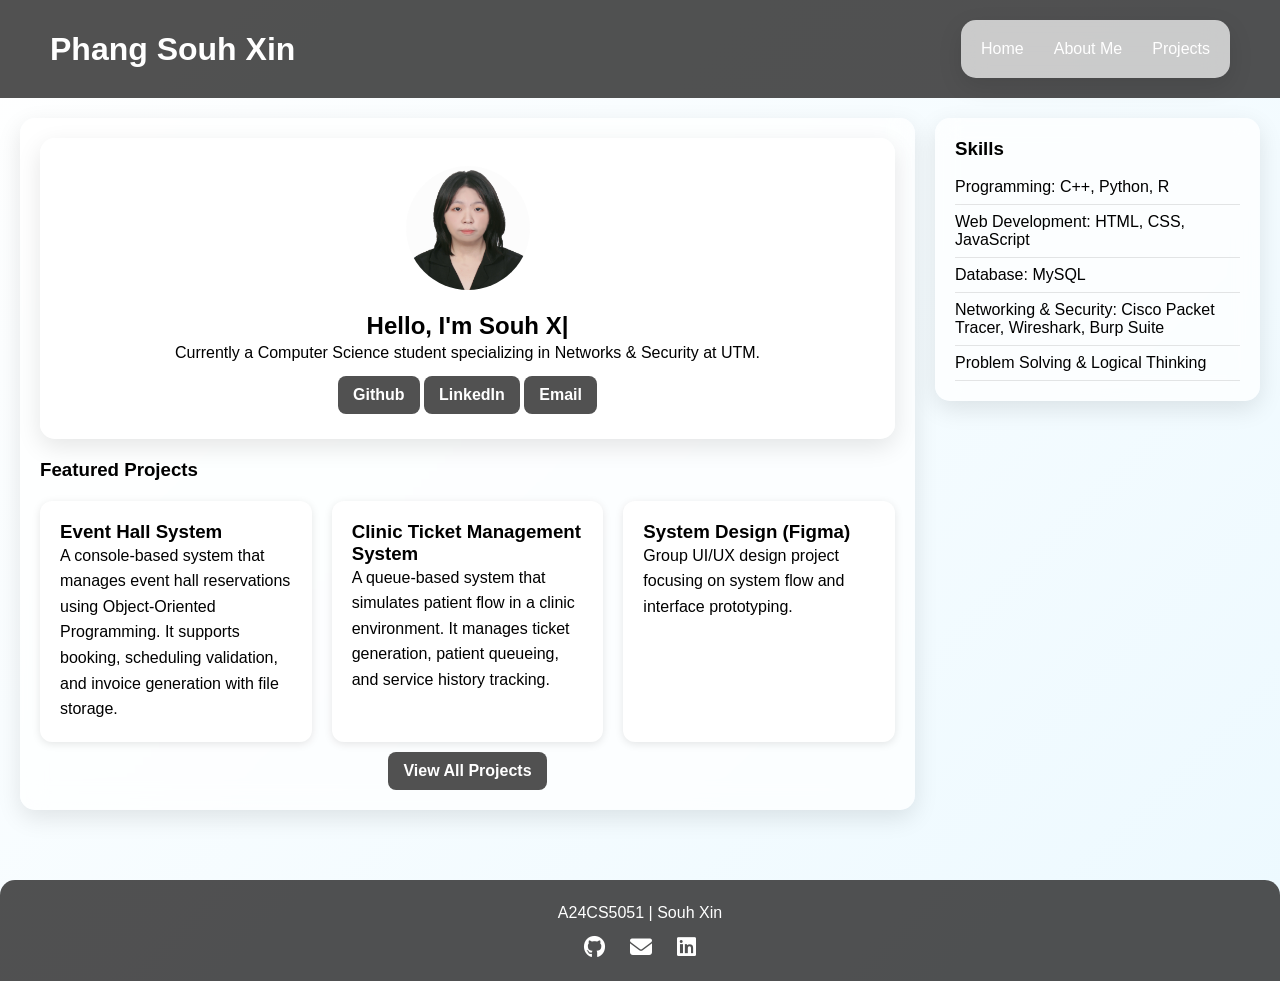
<file: index.html>
<!DOCTYPE html>
<html lang="en">
    <head>
        <meta charset="UTF-8">
        <meta name="viewport" content="width=device-width, initial-scale=1.0">
        <title>Portfolio</title>
        <link rel="stylesheet" href="style.css">
        <link rel="stylesheet" href="https://cdnjs.cloudflare.com/ajax/libs/font-awesome/6.5.0/css/all.min.css">  
    </head>

    <body>
        <header>
            <div class="header-content">
            <h1>Phang Souh Xin</h1>
            <nav>
            <ul class="nav-links">
                <li> <a href="index.html">Home</a></li>
                <li> <a href="about_me.html">About Me</a></li>
                <li> <a href="project.html">Projects</a></li>
            </ul>
        </nav>
    </div>
        </header>   
        
    <div class="container">
             
      <main>
        <div class="profile">
            <img src="new.jpg" alt="My Photo" width="100" length="150" class="profile-img">
        
            <h2>
                <span class="typing"></span>
            </h2>
            <p> Currently a Computer Science student specializing in Networks & Security at UTM.</p>
                <a class="btn" href="https://github.com/phangsx25" target="_blank" >Github</a>
                <a class="btn" href="https://www.linkedin.com/feed/" target="_blank">LinkedIn</a>
                <a class="btn" href="mailto:jw.025@outlook.com" target="_blank">Email</a>
        </div>

        <h3 style="text-align: left;">Featured Projects</h3>
        <div class="projects">

      <div class="card">
        <h3>Event Hall System</h3>
        <p>A console-based system that manages event hall reservations using Object-Oriented Programming.
           It supports booking, scheduling validation, and invoice generation with file storage.
        </p>
      </div>
      
      <div class="card">
        <h3>Clinic Ticket Management System</h3>
        <p>A queue-based system that simulates patient flow in a clinic environment.
        It manages ticket generation, patient queueing, and service history tracking.
        </p>
       </div>      

      <div class="card">
        <h3>System Design (Figma)</h3>
        <p>Group UI/UX design project focusing on system flow and interface prototyping.</p>
      </div>
    
      
     </div>
        <div style="text-align: center;">
          <a class="btn" href="project.html">View All Projects</a>
        </div>
        
      </main>

      <aside>
        <h3>Skills</h3>
         <ul>
            <li>Programming: C++, Python, R</li>
            <li>Web Development: HTML, CSS, JavaScript</li>
            <li>Database: MySQL</li>
            <li>Networking & Security: Cisco Packet Tracer, Wireshark, Burp Suite</li>
            <li>Problem Solving & Logical Thinking</li>
        </ul>

      </aside>
      </div> 
      <footer>
        <p>A24CS5051 | Souh Xin</p>
        <div class="social-icons">

        <a href="https://github.com/phangsx25" target="_blank" aria-label="GitHub">
         <i class="fa-brands fa-github"></i>
        </a>

       <a href="mailto:jw.025@outlook.com"target="_blank" aria-label="Email">
        <i class="fa-solid fa-envelope"></i>
       </a>

       <a href="https://www.linkedin.com/feed/" target="_blank" aria-label="LinkedIn">
        <i class="fa-brands fa-linkedin"></i>
       </a>

      </div>
      </footer>
      <script src="script.js" defer></script>
    </body>
</html>
</file>
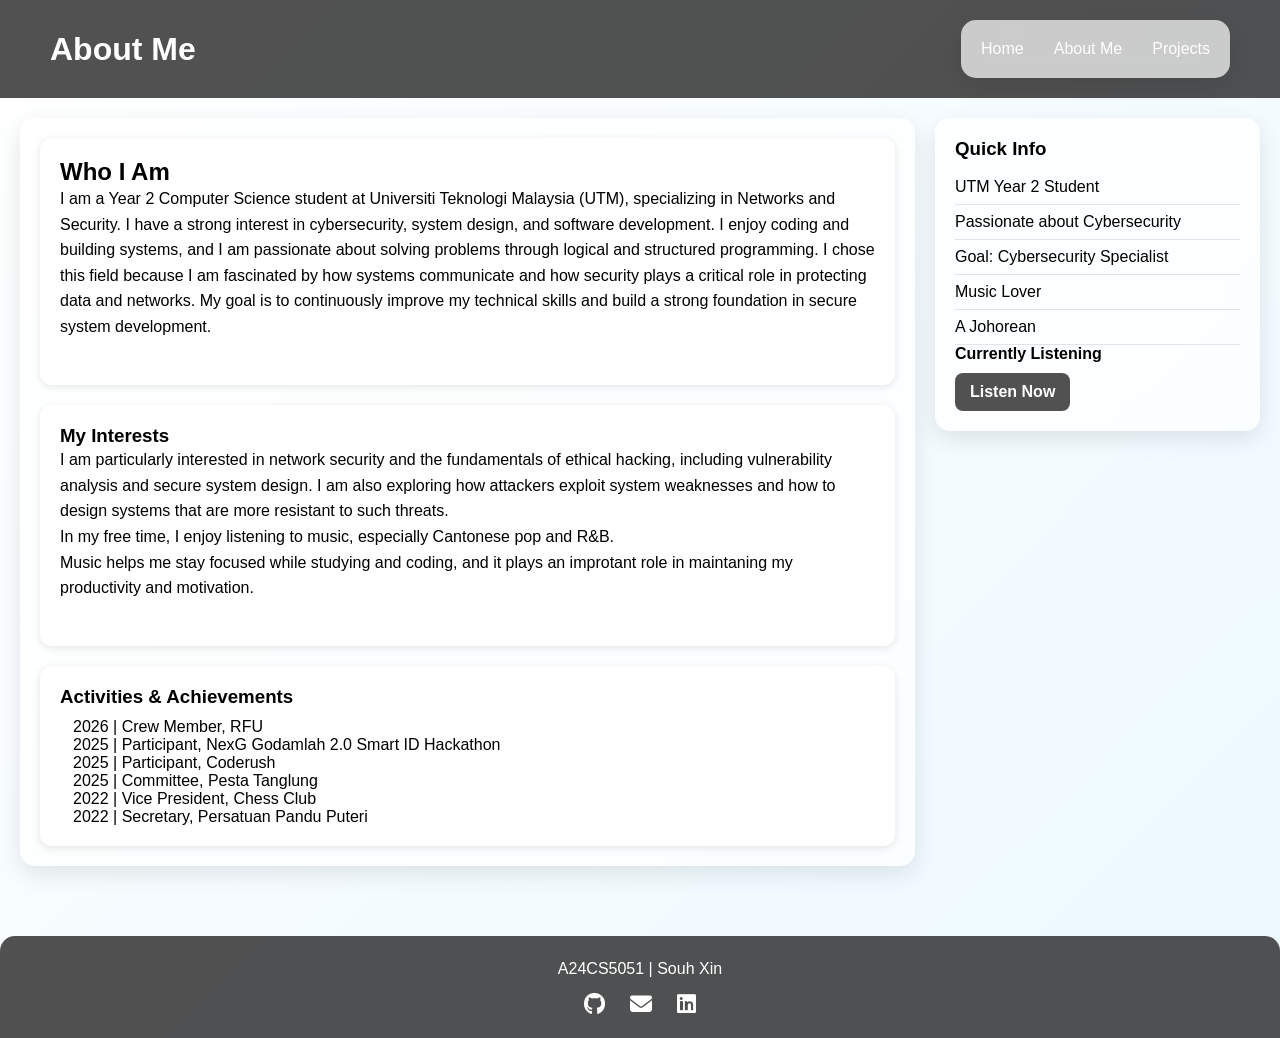
<file: about_me.html>
<!DOCTYPE html>
<html lang="en">
<head>
  <meta charset="UTF-8">
  <meta name="viewport" content="width=device-width, initial-scale=1.0">
  <title>About Me</title>
  <link rel="stylesheet" href="style.css">
  <link rel="stylesheet" href="https://cdnjs.cloudflare.com/ajax/libs/font-awesome/6.5.0/css/all.min.css">
</head>

<body>

<header>
  <div class="header-content">
            <h1>About Me</h1>
            <nav>
            <ul class="nav-links">
                <li> <a href="index.html">Home</a></li>
                <li> <a href="about_me.html">About Me</a></li>
                <li> <a href="project.html">Projects</a></li>
            </ul>
        </nav>
    </div>
</header>

<div class="container">

  <main>
    <div class="about-space">
      <div class="card">
      <h2>Who I Am</h2>
    <p>
      I am a Year 2 Computer Science student at Universiti Teknologi Malaysia (UTM), specializing in Networks and Security. 
      I have a strong interest in cybersecurity, system design, and software development. 
      I enjoy coding and building systems, and I am passionate about solving problems through logical and structured programming.
      I chose this field because I am fascinated by how systems communicate and how security plays a critical role in protecting data and networks. 
      My goal is to continuously improve my technical skills and build a strong foundation in secure system development. <br><br>
    </p>
    </div>
    
      <div class="card">
      <h3>My Interests</h3>
    <p>
      I am particularly interested in network security and the fundamentals of ethical hacking, including vulnerability analysis and secure system design. 
      I am also exploring how attackers exploit system weaknesses and how to design systems that are more resistant to such threats.<br>
      In my free time, I enjoy listening to music, especially Cantonese pop and R&B.<br>
      Music helps me stay focused while studying and coding, and it plays an improtant role in maintaning my productivity and motivation.<br><br>
    </p>
    </div>
    
      <div class="card">
      <h3>Activities & Achievements</h3>
     <ul class="activities">
      <li>2026 | Crew Member, RFU</li>
      <li>2025 | Participant, NexG Godamlah 2.0 Smart ID Hackathon</li>
      <li>2025 | Participant, Coderush </li>
      <li>2025 | Committee, Pesta Tanglung</li>
      <li>2022 | Vice President, Chess Club</li>
      <li>2022 | Secretary, Persatuan Pandu Puteri </li>
     </ul>
    </div>
   </div>
  </main>

  <aside>
    <h3>Quick Info</h3>
        <ul>
            <li>UTM Year 2 Student</li>
            <li>Passionate about Cybersecurity</li>
            <li>Goal: Cybersecurity Specialist</li>
            <li>Music Lover</li>
            <li>A Johorean</li>
        </ul>

            <h4>Currently Listening</h4>
          <a class="btn" href="https://youtu.be/dQw4w9WgXcQ" target="_blank">
             Listen Now
          </a>
  </aside>

</div>

<footer>
        <p>A24CS5051 | Souh Xin</p>
        <div class="social-icons">

        <a href="https://github.com/phangsx25" target="_blank" aria-label="GitHub">
         <i class="fa-brands fa-github"></i>
        </a>

       <a href="mailto:jw.025@outlook.com" target="_blank" aria-label="Email">
        <i class="fa-solid fa-envelope"></i>
       </a>

       <a href="https://www.linkedin.com/feed/" target="_blank" aria-label="LinkedIn">
        <i class="fa-brands fa-linkedin"></i>
       </a>

      </div>
      </footer>

<script src="script.js" defer></script>
</body>
</html>
</file>
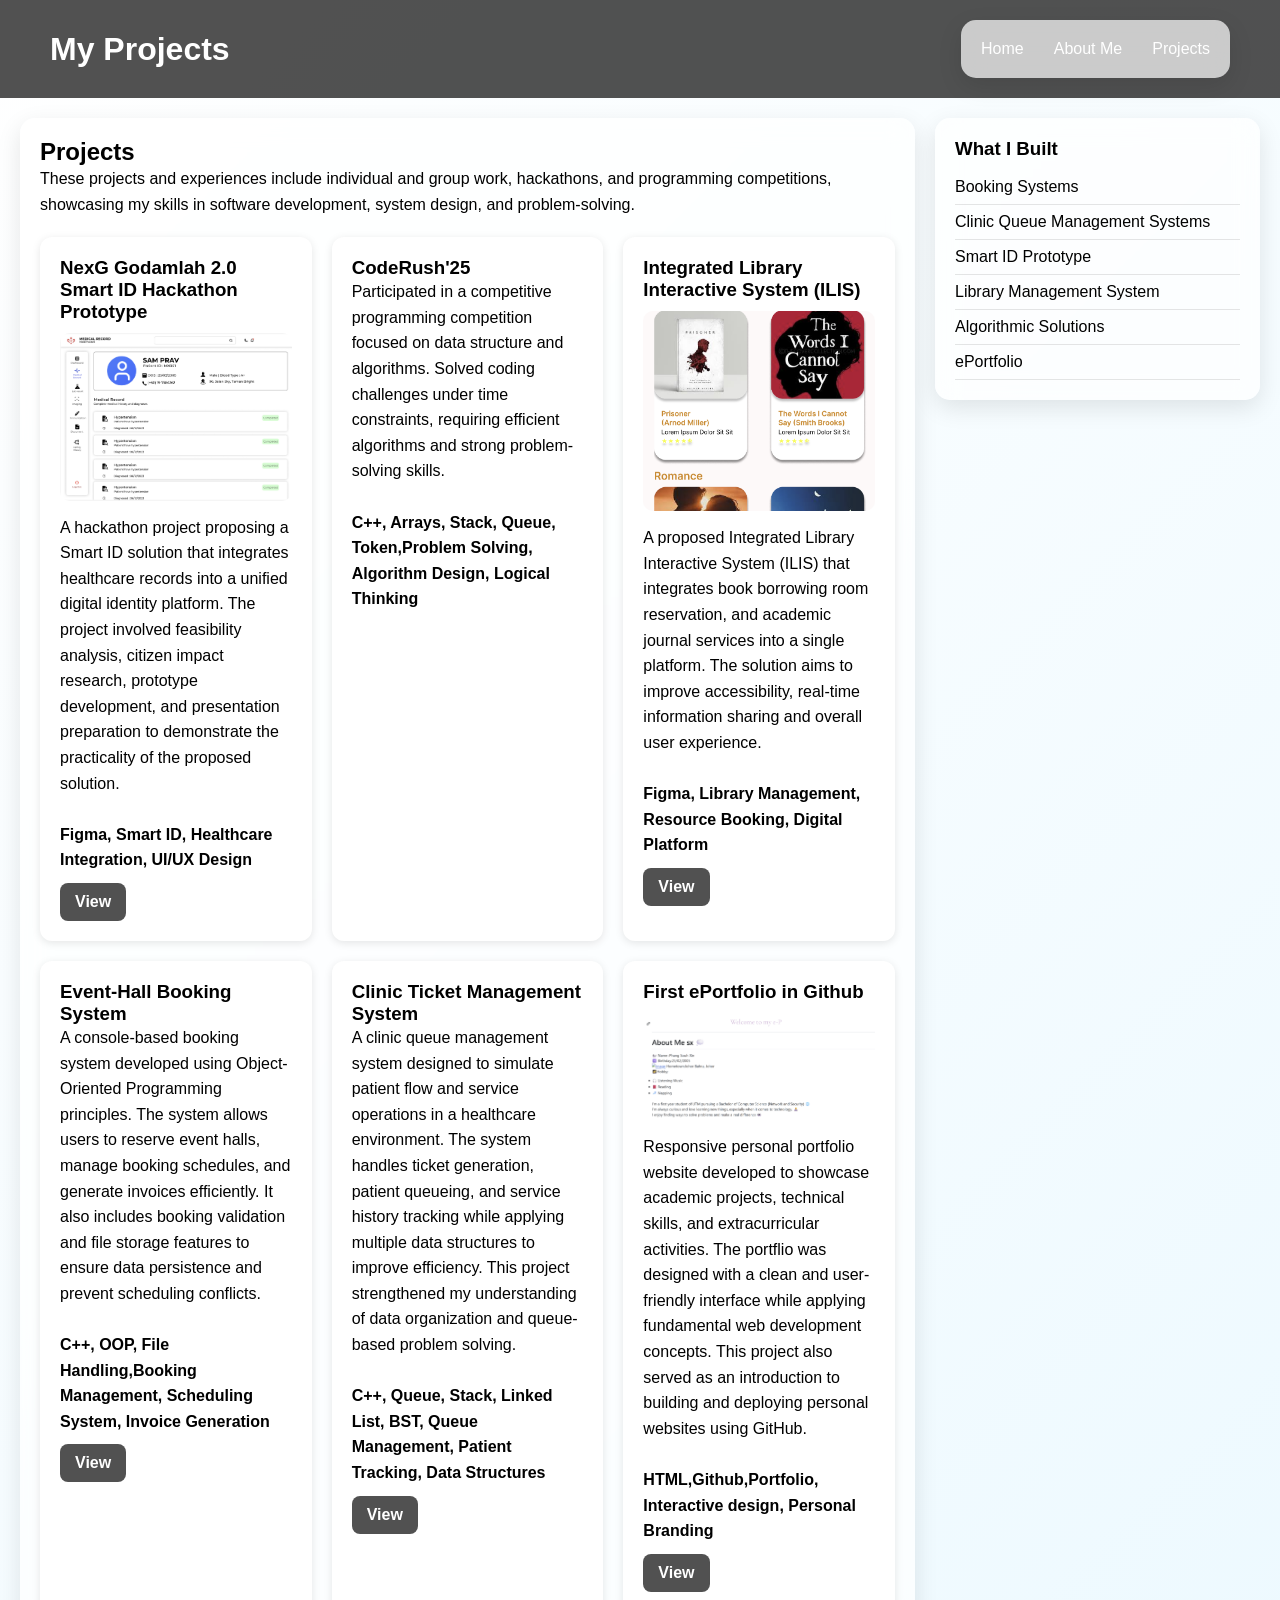
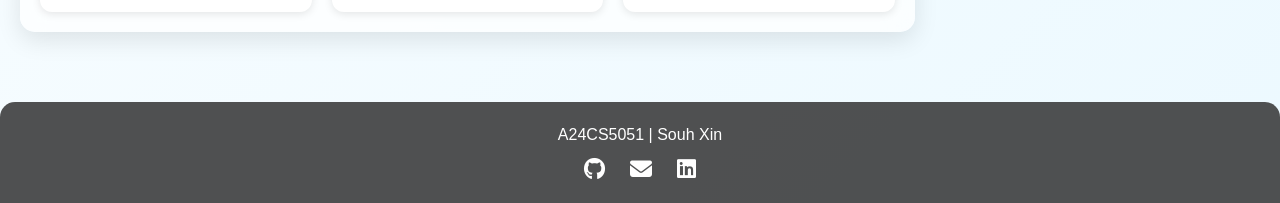
<file: project.html>
<!DOCTYPE html>
<html lang="en">
<head>
  <meta charset="UTF-8">
  <meta name="viewport" content="width=device-width, initial-scale=1.0">
  <title>Projects</title>
  <link rel="stylesheet" href="style.css">
  <link rel="stylesheet" href="https://cdnjs.cloudflare.com/ajax/libs/font-awesome/6.5.0/css/all.min.css">
</head>

<body>

<header>
  <div class="header-content">
            <h1>My Projects</h1>
            <nav>
            <ul class="nav-links">
                <li> <a href="index.html">Home</a></li>
                <li> <a href="about_me.html">About Me</a></li>
                <li> <a href="project.html">Projects</a></li>
            </ul>
        </nav>
    </div>
</header>

<div class="container">

  <main>
    <h2>Projects</h2>
    <p>
     These projects and experiences include individual and group work, hackathons, and programming competitions, showcasing my skills in software development, system design, and problem-solving.
    </p>

    <div class="projects">
      <div class="card">
        <h3> NexG Godamlah 2.0 Smart ID Hackathon Prototype</h3>
           <img src="godam.png" alt="Godamlah 2.0 Prototype" class="projects-img">
           <p>
              A hackathon project proposing a Smart ID solution that integrates healthcare records into a unified digital identity platform. 
              The project involved feasibility analysis, citizen impact research, prototype development, and presentation preparation to demonstrate the practicality of the proposed solution.
           </p>
           <p><strong><br> Figma, Smart ID, Healthcare Integration, UI/UX Design</strong></p>
           <a class="btn" href="https://www.figma.com/proto/xauPd2Qvo9ei1VmjIHSFUV/Medical-Dashboard-Design--Community-?node-id=46-20&p=f&t=8D2Jh3nppwSQqWUP-1&scaling=min-zoom&content-scaling=fixed&page-id=0%3A1&starting-point-node-id=46%3A20">View</a>
      </div>

      <div class="card">
        <h3>CodeRush'25</h3>
        <p>
          Participated in a competitive programming competition focused on data structure and algorithms. 
          Solved coding challenges under time constraints, requiring efficient algorithms and strong problem-solving skills.
        </p>
        <p><strong><br> C++, Arrays, Stack, Queue, Token,Problem Solving, Algorithm Design, Logical Thinking </strong></p>
      </div>
      <div class="card">
        <h3> Integrated Library Interactive System (ILIS)</h3>
        <img src="LibraryApp.png" alt="ILIS app" class="projects-img">
        <p>
          A proposed  Integrated Library Interactive System (ILIS) that integrates book borrowing room reservation, and academic journal services into a single platform.
          The solution aims to improve accessibility, real-time information sharing and overall user experience.
        </p>
        <p><strong><br> Figma, Library Management, Resource Booking, Digital Platform</strong></p>
        <a class="btn" href="https://www.figma.com/design/W32VvICi2BczI1TODELnjg/Library-app?node-id=0-1&t=g9nUAluRRXnTUnXw-1" target="_blank">View</a>
      </div>
      <div class="card">
        <h3>Event-Hall Booking System</h3>
        <p>A console-based booking system developed using Object-Oriented Programming principles.
           The system allows users to reserve event halls, manage booking schedules, and generate invoices efficiently.
           It also includes booking validation and file storage features to ensure data persistence and prevent scheduling conflicts.
        </p>
        <p><strong><br> C++, OOP, File Handling,Booking Management, Scheduling System, Invoice Generation</strong></p>
        <a class="btn" href="https://github.com/phangsx25/EventHall-Booking-System" target="_blank">View</a>
      </div>
      
      <div class="card">
        <h3>Clinic Ticket Management System</h3>
        <p>A clinic queue management system designed to simulate patient flow and service operations in a healthcare environment.
           The system handles ticket generation, patient queueing, and service history tracking while applying multiple data structures to improve efficiency.
           This project strengthened my understanding of data organization and queue-based problem solving.
        </p>
        <p><strong><br>C++, Queue, Stack, Linked List, BST, Queue Management, Patient Tracking, Data Structures</strong> </p>
        <a class="btn" href="https://github.com/phangsx25/Clinic-Ticket-Management-System" target="_blank">View</a> 
      </div>

      <div class="card">
      <h3>First ePortfolio in Github</h3>
      <img src="eportfolio.png" alt="eportfolio picture" class="projects-img">
      <p>Responsive personal portfolio website developed to showcase academic projects, technical skills, and extracurricular activities.
         The portflio was designed with a clean and user-friendly interface while applying fundamental web development concepts.
         This project also served as an introduction to building and deploying personal websites using GitHub.</p>
      <p><strong><br>HTML,Github,Portfolio, Interactive design, Personal Branding</strong> 
      </p>
      <a class="btn" href="https://github.com/miqbaltariq/SECP1513202420251/tree/main/03/phangsx25" target="_blank">View</a>

    </div>

    </div>
  </main>

  <aside>
    <h3>What I Built</h3>
    <ul>
        <li>Booking Systems</li>
        <li>Clinic Queue Management Systems</li>
        <li>Smart ID Prototype</li>
        <li>Library Management System</li>
        <li>Algorithmic Solutions</li>
        <li>ePortfolio</li>
    </ul>
  </aside>

</div>

  <footer>
    <p>A24CS5051 | Souh Xin</p>
      <div class="social-icons">

      <a href="https://github.com/phangsx25" target="_blank" aria-label="GitHub">
        <i class="fa-brands fa-github"></i>
      </a>

      <a href="mailto:jw.025@outlook.com" target="_blank" aria-label="Email">
        <i class="fa-solid fa-envelope"></i>
      </a>

      <a href="https://www.linkedin.com/feed/" target="_blank"aria-label="LinkedIn">
        <i class="fa-brands fa-linkedin"></i>
      </a>

      </div>
  </footer>

<script src="script.js" defer></script>
</body>
</html>
</file>
<file: style.css>
* {
  margin: 0;
  padding: 0;
  box-sizing: border-box;
  font-family: "Segoe UI", sans-serif;
}

body {
  background: linear-gradient(-45deg, #f5f5f5, #ffe6f0, #e6f7ff, #ffffff);
  background-size: 400% 400%;
  animation: gradientMove 10s ease infinite;
  color: black ;
}

@keyframes gradientMove {
  0% { background-position: 0% 50%; }
  50% { background-position: 100% 50%; }
  100% { background-position: 0% 50%; }
}

header {
  background: rgba(51, 51, 51, 0.85);
  color: white;
  padding: 20px 50px;
}

.header-content{
  display: flex;
  justify-content: space-between;
  align-items: center;
}
.container{
    display: flex;
    gap:20px;
    padding: 20px;
    align-items: flex-start;
}

nav, main, aside {
  background: rgba(255,255,255,0.7);
  backdrop-filter: blur(12px);
  border-radius: 15px;
  box-shadow: 0 8px 25px rgba(0,0,0,0.1);
  padding: 20px;
  opacity: 0;
  transform: translateY(30px);
  animation: fadeUp 0.8s ease forwards;
}

@keyframes fadeUp {
  to {
    opacity: 1;
    transform: translateY(0);
  }

}

.nav-links{
    display:flex;
    gap:30px;
    list-style:none;
}

.nav-links a{
    text-decoration:none;
    color:white;
    font-weight:500;
    transition:0.3s;
}

.nav-links a:hover{
    color:black;
}


main {
  flex: 3;
}

p{
  line-height: 1.6;
}
aside {
     flex:1;
     width: fit-content;
}

aside ul {
  list-style: none;
  padding-left: 0;
  margin-top: 10px;
}

aside li {
  padding: 8px 0;
  border-bottom: 1px solid rgba(0,0,0,0.1);
}

aside h3{
    margin-bottom: 10px;
}

.profile {
  text-align: center;
  padding: 25px;
  border-radius: 15px;
  background: rgba(255,255,255,0.7);
  backdrop-filter: blur(12px);
  box-shadow: 0 8px 25px rgba(0,0,0,0.1);
  margin-bottom: 20px;
}

.profile img{
  width: 130px;
  height: 130px;
  border-radius: 50%;
  object-fit: cover;
  border: 3px solid white;
  margin-bottom: 15px; 
}

.typing::after{
    content:"|";
    animation: blink 0.7s infinite;
}

@keyframes blink{
    50%{
        opacity:0;
    }
}

.btn {
  display: inline-block;
  margin-top: 10px;
  padding: 10px 15px;
  background:  rgba(51, 51, 51, 0.85);;
  color: white;
  border-radius: 8px;
  text-decoration: none;
  font-weight: bold;
}

.btn:hover {
  background:#cfccef;
  transform: scale(1.05);
}

.about-space{
  display: flex;
  flex-direction: column;
  gap: 20px;
}
.activities {
    margin-top: 10px;
    list-style: none;
}

.activities li {
    border-left: 3px solid transparent;
    padding-left: 10px;
}
.activities li:hover {
  background-color: rgba(212, 211, 211, 0.586);
  transform: scale(1.05);
}

.projects {
  display: grid;
  grid-template-columns: repeat(auto-fit, minmax(250px, 1fr));
  gap: 20px;
  margin-top: 20px;
}

.projects-img{
  width: 100%;
  max-height: 200px;
  object-fit: cover;
  border-radius: 10px;
  margin: 10px 0;
}

.card {
  background: white;
  padding: 20px;
  border-radius: 12px;
  box-shadow: 0 2px 8px rgba(0,0,0,0.1);
  transition: all 0.3s ease;
}

.card:hover {
  transform: translateY(-8px);
  box-shadow: 0 10px 20px rgba(0,0,0,0.2);
  background-color: #e2eef4;
}


footer {
  margin-top: 50px;
  padding: 20px;
  background:  rgba(51, 51, 51, 0.85);
  color: white;
  text-align: center;
  border-top-left-radius: 15px;
  border-top-right-radius: 15px;
}

.social-icons {
    margin-top: 10px;
    display: flex;
    justify-content: center;
    gap: 25px;
}

.social-icons a {
    color: white;
    font-size: 22px;
    transition: 0.3s;
    text-decoration: none;
}

.social-icons a:hover {
    color:#cfccef;
    transform: scale(1.2);
}

@media (max-width: 768px) {
  .header-content{
        flex-direction:column;
        text-align:center;
        gap:15px;
    }

    .nav-links{
        flex-wrap:wrap;
        justify-content:center;
    }

  .container {
    flex-direction: column;
  }

  .projects {
    grid-template-columns: 1fr;
  }
}
</file>
